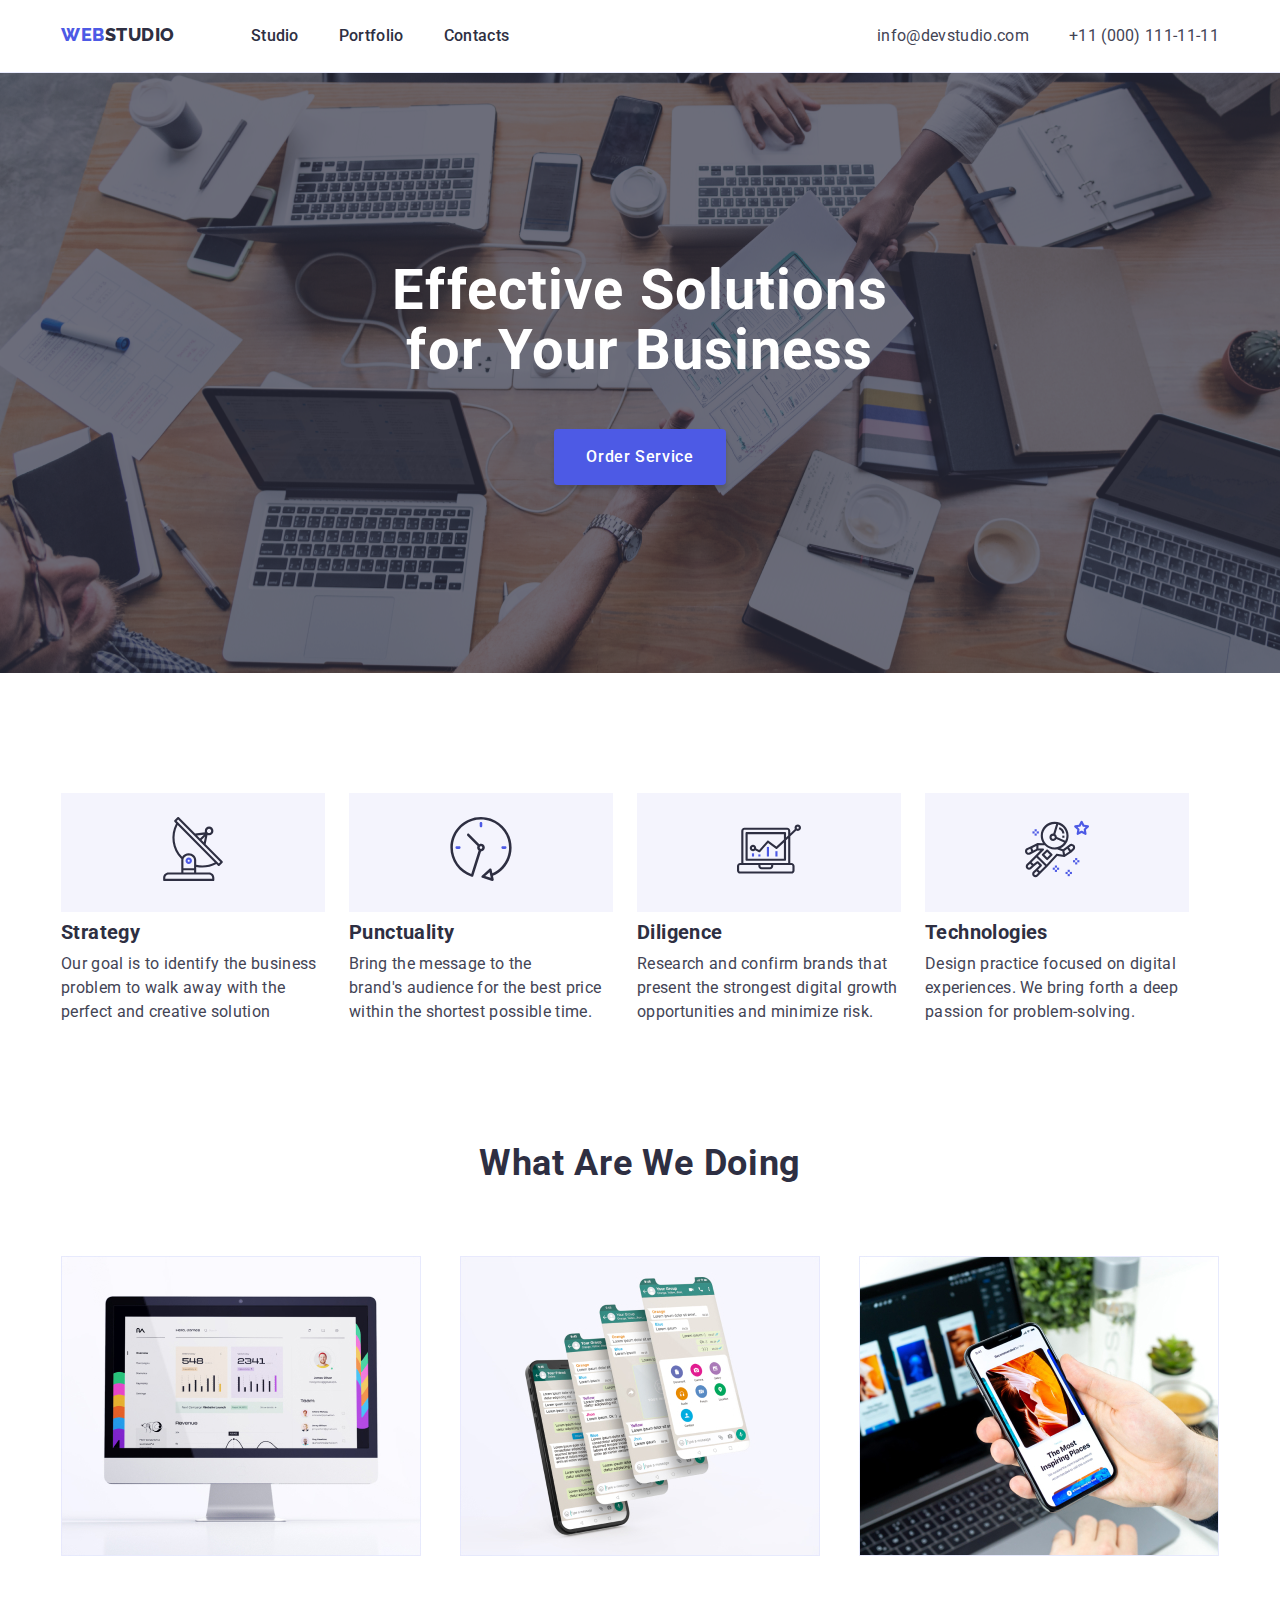
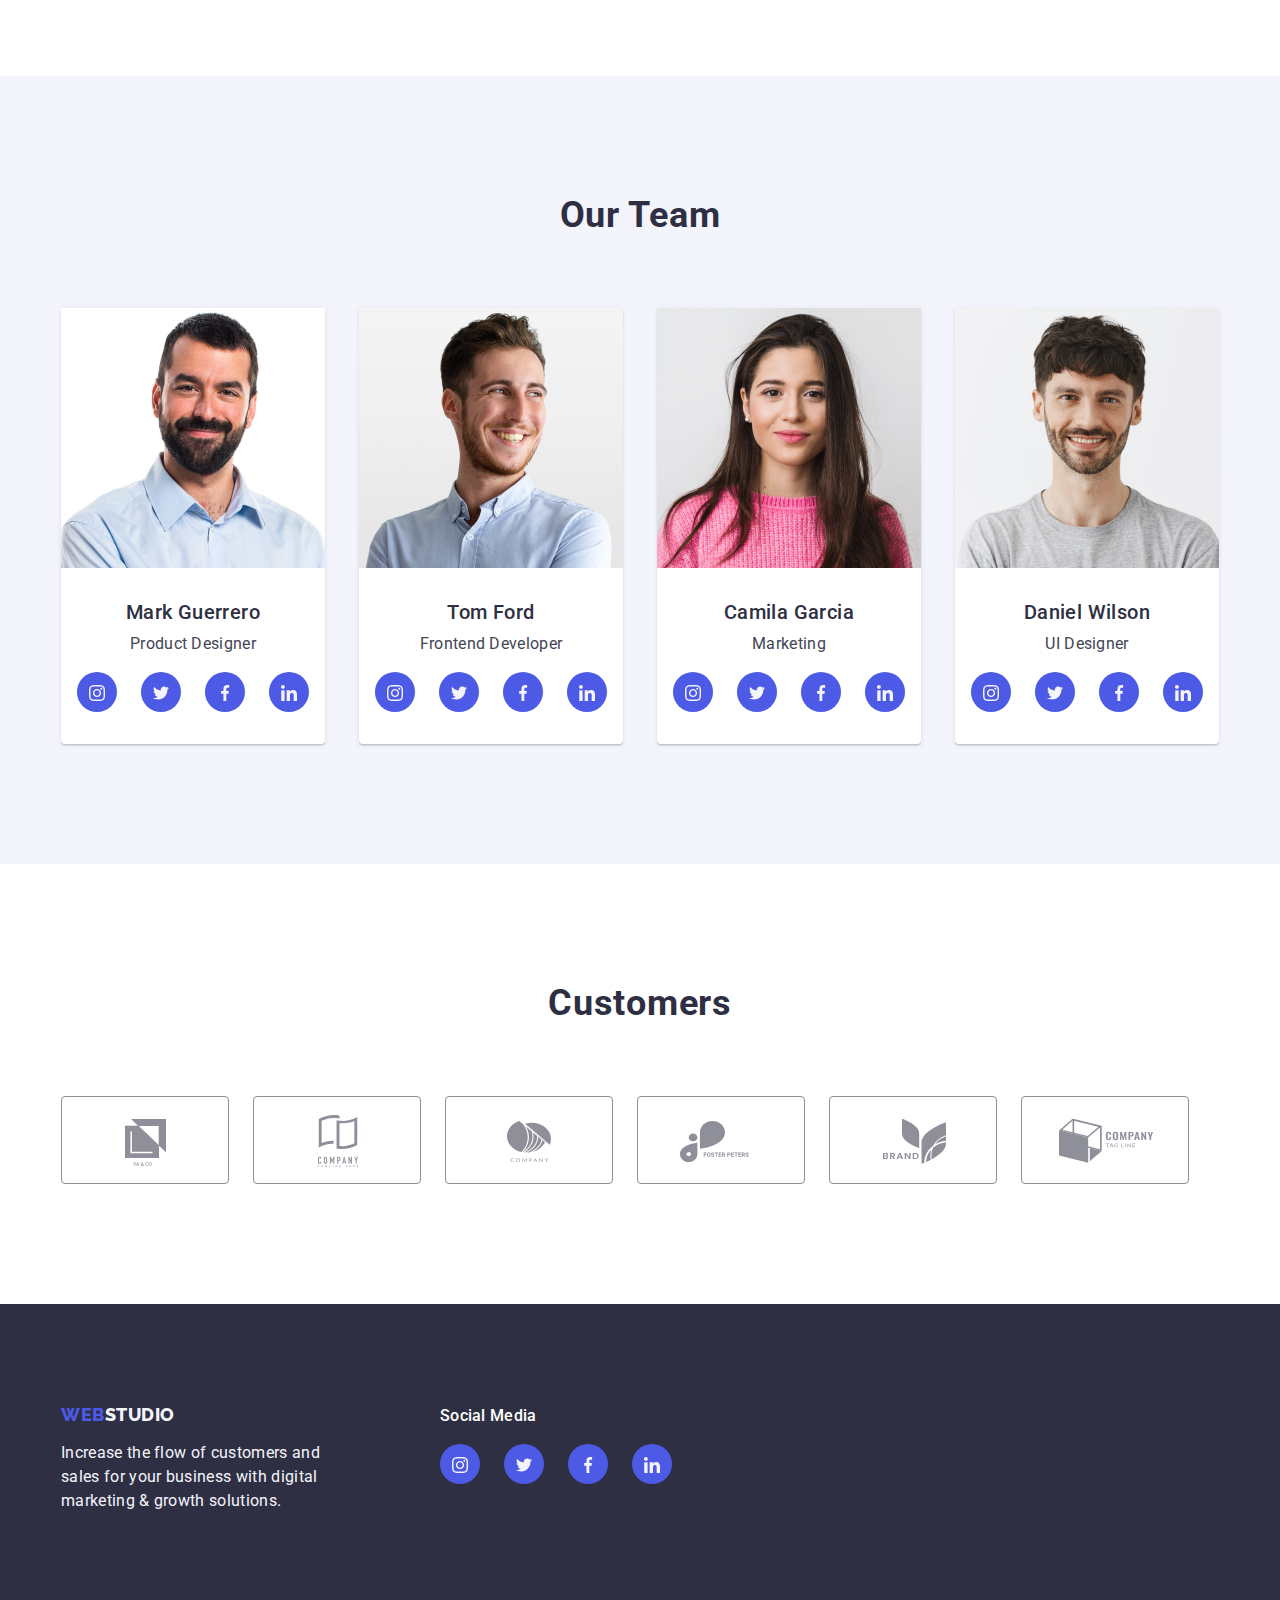
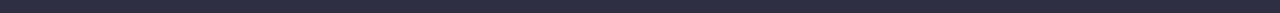
<file: index.html>
<!DOCTYPE html>
<html lang="en">
  <head>
    <title>GoIT Markup homework #4</title>
    <meta name="description" content="goit-markup-hw-04">
    <meta charset="utf-8">
    <link rel="stylesheet" href="css/styles.css">
    <link href="https://fonts.googleapis.com/css2?family=Open+Sans:wght@600&family=Roboto&display=swap" rel="stylesheet">
    <link href="https://fonts.googleapis.com/css2?family=Open+Sans:wght@600&family=Roboto:wght@400;500&display=swap" rel="stylesheet">
    <link href="https://fonts.googleapis.com/css2?family=Open+Sans:wght@600&family=Roboto:wght@400;500;700&display=swap" rel="stylesheet">
    <link href="https://fonts.googleapis.com/css2?family=Open+Sans:wght@600&family=Roboto:ital,wght@0,400;0,500;0,700;1,900&display=swap" rel="stylesheet">
    <link href="https://fonts.googleapis.com/css2?family=Open+Sans:wght@600&family=Raleway:wght@800&family=Roboto:ital,wght@0,400;0,500;0,700;1,900&display=swap" rel="stylesheet">

  </head>
  <body class="body">
    <!--header-section-->
    <header class="header">
      <div class="container main-header-container">
        <nav class="header-nav"> 
          <a class="header-nav-webstudio-logo" href="/"><span class="iris">Web</span><span class="navy-blue">Studio</span></a>
          <ul class="nav-lists">
            <li class="nav-lists-item"><a class="nav-link" href="/">Studio</a></li>
            <li class="nav-lists-item"><a class="nav-link" href="/goit-markup-hw-04/portfolio.html">Portfolio</a></li>
            <li class="nav-lists-item"><a class="nav-link" href="/">Contacts</a></li>
          </ul>
        </nav>
         <!--contact-info-->
        <address>
          <ul class="contact-info">
            <li class="contact-info-item"><a class="contact-info-link" href="mailto:info@devstudio.com">info@devstudio.com</a></li>
            <li class="contact-info-item"><a class="contact-info-link" href="tel:+110001111111">+11 (000) 111-11-11</a></li>
          </ul>
        </address>
      </div>
    </header>
      <!--main section-->
    <main class="main">
      <section class="hero">
        <div class="container container-section1">  
          <h1 class="hero-text">
            Effective Solutions <br>
            for Your Business
          </h1>
          <button class="hero-order-service-button" type="button" data-modal-open>Order Service</button>
        </div>
      </section>
      <section class="features">
        <div class="container container-section2">
          <h2 hidden>Features</h2>
          <ul class="feature-lists">
            <li class="feature-lists-item">
              <a href="#" class="feature-lists-item-icon">
                <svg class="feature-lists-item-icon-svg">
                  <use href="images/icons.svg#antenna-1"/>
                </svg>
              </a>
              <h3 class="feature-lists-item-text">Strategy</h3>
              <p class="feature-lists-item-description">
                Our goal is to identify the business <br>
                problem to walk away with the <br>
                perfect and creative solution
              </p>
            </li>
            <li class="feature-lists-item">
              <a href="#" class="feature-lists-item-icon">
                <svg class="feature-lists-item-icon-svg">
                  <use href="images/icons.svg#clock-1"/>
                </svg>
              </a>
              <h3 class="feature-lists-item-text">Punctuality</h3>
              <p class="feature-lists-item-description">
                Bring the message to the <br>
                brand's audience for the best price <br>
                within the shortest possible time.
              </p>
            </li>
            <li class="feature-lists-item">
              <a href="#" class="feature-lists-item-icon">
                <svg class="feature-lists-item-icon-svg">
                  <use href="images/icons.svg#diagram-1"/>
                </svg>
              </a>
              <h3 class="feature-lists-item-text">Diligence</h3>
              <p class="feature-lists-item-description">
                Research and confirm brands that <br>
                present the strongest digital growth <br>
                opportunities and minimize risk.
              </p>
            </li>
            <li class="feature-lists-item">
              <a href="#" class="feature-lists-item-icon">
                <svg class="feature-lists-item-icon-svg">
                  <use href="images/icons.svg#astronaut-1"/>
                </svg>
              </a>
              <h3 class="feature-lists-item-text">Technologies</h3>
              <p class="feature-lists-item-description">
                Design practice focused on digital <br>
                experiences. We bring forth a deep <br>
                passion for problem-solving.
              </p>
            </li>
          </ul>
        </div>
      </section>
      <section class="services">
        <div class="container container-section3">
          <h2 class="services-maintext">What Are We Doing</h2>
          <ul class="services-details-lists">
            <li class="services-details-lists-item"><img class="services-item-img" src="images/monitor.jpg" width="360" height="300" alt="Computer"></li>
            <li class="services-details-lists-item"><img class="services-item-img" src="images/mobile.jpg" width="360" height="300" alt="Mobile"></li>
            <li class="services-details-lists-item"><img class="services-item-img" src="images/mobile-user.jpg" width="360" height="300" alt="Mobile and user"></li>
          </ul>
        </div>
      </section>
      <section class="members">
        <div class="container container-section4">
          <h2 class="members-section-maintext" >Our Team</h2>
          <ul class="member-lists">
            <li class="member-lists-item">
              <img class="member-list-item-img" src="images/markguerrero.jpg" width="264" height="260" alt="Mark Guerrero">
              <div class="member-list-item-container">
                <h3 class="member-list-item-name" >Mark Guerrero</h3>
                <p class="member-list-item-position" >Product Designer</p>
                <ul class="member-list-contacts">
                  <li class="member-list-contacts-item">
                    <a href="#" class="member-list-contacts-item-link icon-instagram">
                      <svg class="member-item-icon">
                        <use href="images/icons.svg#instagram-2"/>
                      </svg>                     
                    </a>
                  </li>
                  <li class="member-list-contacts-item">
                    <a href="#" class="member-list-contacts-item-link icon-twitter">
                      <svg class="member-item-icon">
                        <use href="images/icons.svg#twitter-1"/>
                      </svg>
                    </a>
                  </li>
                  <li class="member-list-contacts-item">
                    <a href="#" class="member-list-contacts-item-link icon-facebook">
                      <svg class="member-item-icon">
                        <use href="images/icons.svg#facebook-1"/>
                      </svg>
                    </a>
                  </li>
                  <li class="member-list-contacts-item">
                    <a href="#" class="member-list-contacts-item-link icon-linkedin-2">
                      <svg class="member-item-icon">
                        <use href="images/icons.svg#linkedin-2" />
                      </svg>
                    </a>
                  </li>
                </ul>
              </div>  
            </li>
            <li class="member-lists-item">
              <img class="member-list-item-img" src="images/tomford.jpg" width="264" height="260" alt="Tom Ford">
              <div class="member-list-item-container">
                <h3 class="member-list-item-name">Tom Ford</h3>
                <p class="member-list-item-position">Frontend Developer</p>
                <ul class="member-list-contacts">
                  <li class="member-list-contacts-item">
                    <a href="#" class="member-list-contacts-item-link icon-instagram">
                      <svg class="member-item-icon">
                        <use href="images/icons.svg#instagram-2"/>
                      </svg>                     
                    </a>
                  </li>
                  <li class="member-list-contacts-item">
                    <a href="#" class="member-list-contacts-item-link icon-twitter">
                      <svg class="member-item-icon">
                        <use href="images/icons.svg#twitter-1"/>
                      </svg>
                    </a>
                  </li>
                  <li class="member-list-contacts-item">
                    <a href="#" class="member-list-contacts-item-link icon-facebook">
                      <svg class="member-item-icon">
                        <use href="images/icons.svg#facebook-1"/>
                      </svg>
                    </a>
                  </li>
                  <li class="member-list-contacts-item">
                    <a href="#" class="member-list-contacts-item-link icon-linkedin-2">
                      <svg class="member-item-icon">
                        <use href="images/icons.svg#linkedin-2" />
                      </svg>
                    </a>
                  </li>
                </ul>
              </div>  
            </li>
            <li class="member-lists-item">
              <img class="member-list-item-img" src="images/camilagarcia.jpg" width="264" height="260" alt="Camila Garcia">
              <div class="member-list-item-container">
                <h3 class="member-list-item-name" >Camila Garcia</h3>
                <p class="member-list-item-position" >Marketing</p>
                <ul class="member-list-contacts">
                  <li class="member-list-contacts-item">
                    <a href="#" class="member-list-contacts-item-link icon-instagram">
                      <svg class="member-item-icon">
                        <use href="images/icons.svg#instagram-2"/>
                      </svg>                     
                    </a>
                  </li>
                  <li class="member-list-contacts-item">
                    <a href="#" class="member-list-contacts-item-link icon-twitter">
                      <svg class="member-item-icon">
                        <use href="images/icons.svg#twitter-1"/>
                      </svg>
                    </a>
                  </li>
                  <li class="member-list-contacts-item">
                    <a href="#" class="member-list-contacts-item-link icon-facebook">
                      <svg class="member-item-icon">
                        <use href="images/icons.svg#facebook-1"/>
                      </svg>
                    </a>
                  </li>
                  <li class="member-list-contacts-item">
                    <a href="#" class="member-list-contacts-item-link icon-linkedin-2">
                      <svg class="member-item-icon">
                        <use href="images/icons.svg#linkedin-2" />
                      </svg>
                    </a>
                  </li>
                </ul>
              </div>  
            </li>
            <li class="member-lists-item">
              <img class="member-list-item-img" src="images/danielwilson.jpg" width="264" height="260" alt="Daniel Wilson">
              <div class="member-list-item-container">
                <h3 class="member-list-item-name">Daniel Wilson</h3>
                <p class="member-list-item-position">UI Designer</p>
                <ul class="member-list-contacts">
                  <li class="member-list-contacts-item">
                    <a href="#" class="member-list-contacts-item-link icon-instagram">
                      <svg class="member-item-icon">
                        <use href="images/icons.svg#instagram-2"/>
                      </svg>                     
                    </a>
                  </li>
                  <li class="member-list-contacts-item">
                    <a href="#" class="member-list-contacts-item-link icon-twitter">
                      <svg class="member-item-icon">
                        <use href="images/icons.svg#twitter-1"/>
                      </svg>
                    </a>
                  </li>
                  <li class="member-list-contacts-item">
                    <a href="#" class="member-list-contacts-item-link icon-facebook">
                      <svg class="member-item-icon">
                        <use href="images/icons.svg#facebook-1"/>
                      </svg>
                    </a>
                  </li>
                  <li class="member-list-contacts-item">
                    <a href="#" class="member-list-contacts-item-link icon-linkedin-2">
                      <svg class="member-item-icon">
                        <use href="images/icons.svg#linkedin-2" />
                      </svg>
                    </a>
                  </li>
                </ul>
              </div>  
            </li>
          </ul>
        </div>
      </section>
      <section class="customer">
        <div class="container container-customer">
          <span class="customer-maintext">Customers</span>
          <ul class="customer-list">
            <li class="customer-list-item">
              <a href="#" class="customer-list-item-link">
                <svg class="customer-icon">
                  <use href="images/icons.svg#logo-1" />
                </svg>
              </a>
            </li>
            <li class="customer-list-item">
              <a href="#" class="customer-list-item-link">
                <svg class="customer-icon">
                  <use href="images/icons.svg#logo-2" />
                </svg>
              </a>
            </li>
            <li class="customer-list-item">
              <a href="#" class="customer-list-item-link">
                <svg class="customer-icon">
                  <use href="images/icons.svg#logo-3" />
                </svg>
              </a>
            </li>
            <li class="customer-list-item">
              <a href="#" class="customer-list-item-link">
                <svg class="customer-icon">
                  <use href="images/icons.svg#vector" />
                </svg>
              </a>
            </li>
            <li class="customer-list-item">
              <a href="#" class="customer-list-item-link">
                <svg class="customer-icon">
                  <use href="images/icons.svg#logo-4" />
                </svg>
              </a>
            </li>
            <li class="customer-list-item">
              <a href="#" class="customer-list-item-link">
                <svg class="customer-icon">
                  <use href="images/icons.svg#logo-5" />
                </svg>
              </a>
            </li>
          </ul>
        </div>
      </section>
    </main>
    <footer class="footer">
      <div class="container container-footer">
        <div class="footer-container">
          <a class="footer-logo" href="/"><span class="iris">Web</span><span class="navy-blue-footer">Studio</span></a>
          <p class="footer-description">
            Increase the flow of customers and <br>
            sales for your business with digital <br>
            marketing & growth solutions.
          </p>
        </div>         
        <div class="footer-container">
          <span class="social-media-footer">Social Media</span>
            <ul class="member-list-contacts">
              <li class="footer-list-contacts-item">
                <a href="#" class="member-list-contacts-item-link icon-instagram">
                  <svg class="member-list-contacts-item-svg">
                    <use href="images/icons.svg#instagram-2"/>
                  </svg>                     
                </a>
              </li>
              <li class="footer-list-contacts-item">
                <a href="#" class="member-list-contacts-item-link icon-twitter">
                  <svg class="member-list-contacts-item-svg">
                    <use href="images/icons.svg#twitter-1"/>
                  </svg>
                </a>
              </li>
              <li class="footer-list-contacts-item">
                <a href="#" class="member-list-contacts-item-link icon-facebook">
                  <svg class="member-list-contacts-item-svg">
                    <use href="images/icons.svg#facebook-1"/>
                  </svg>
                </a>
              </li>
              <li class="footer-list-contacts-item">
                <a href="#" class="member-list-contacts-item-link icon-linkedin-2">
                  <svg class="member-list-contacts-item-svg">
                    <use href="images/icons.svg#linkedin-2" />
                  </svg>
                </a>
              </li>
            </ul>

        </div>                    
      </div>
    </footer>

    <div class="modal is-hidden" data-modal >
      <div class="modal-content">
        <button class="modal-close" data-modal-close>
          <a href="#" class="modal-close-item-link icon-close">
            <svg class="modal-close-item-svg">
              <use href="images/icons.svg#close" />
            </svg>
          </a>
        </button>
      </div>
    </div>
    <script src="js/modal.js"></script>
  </body>
</html>
</file>
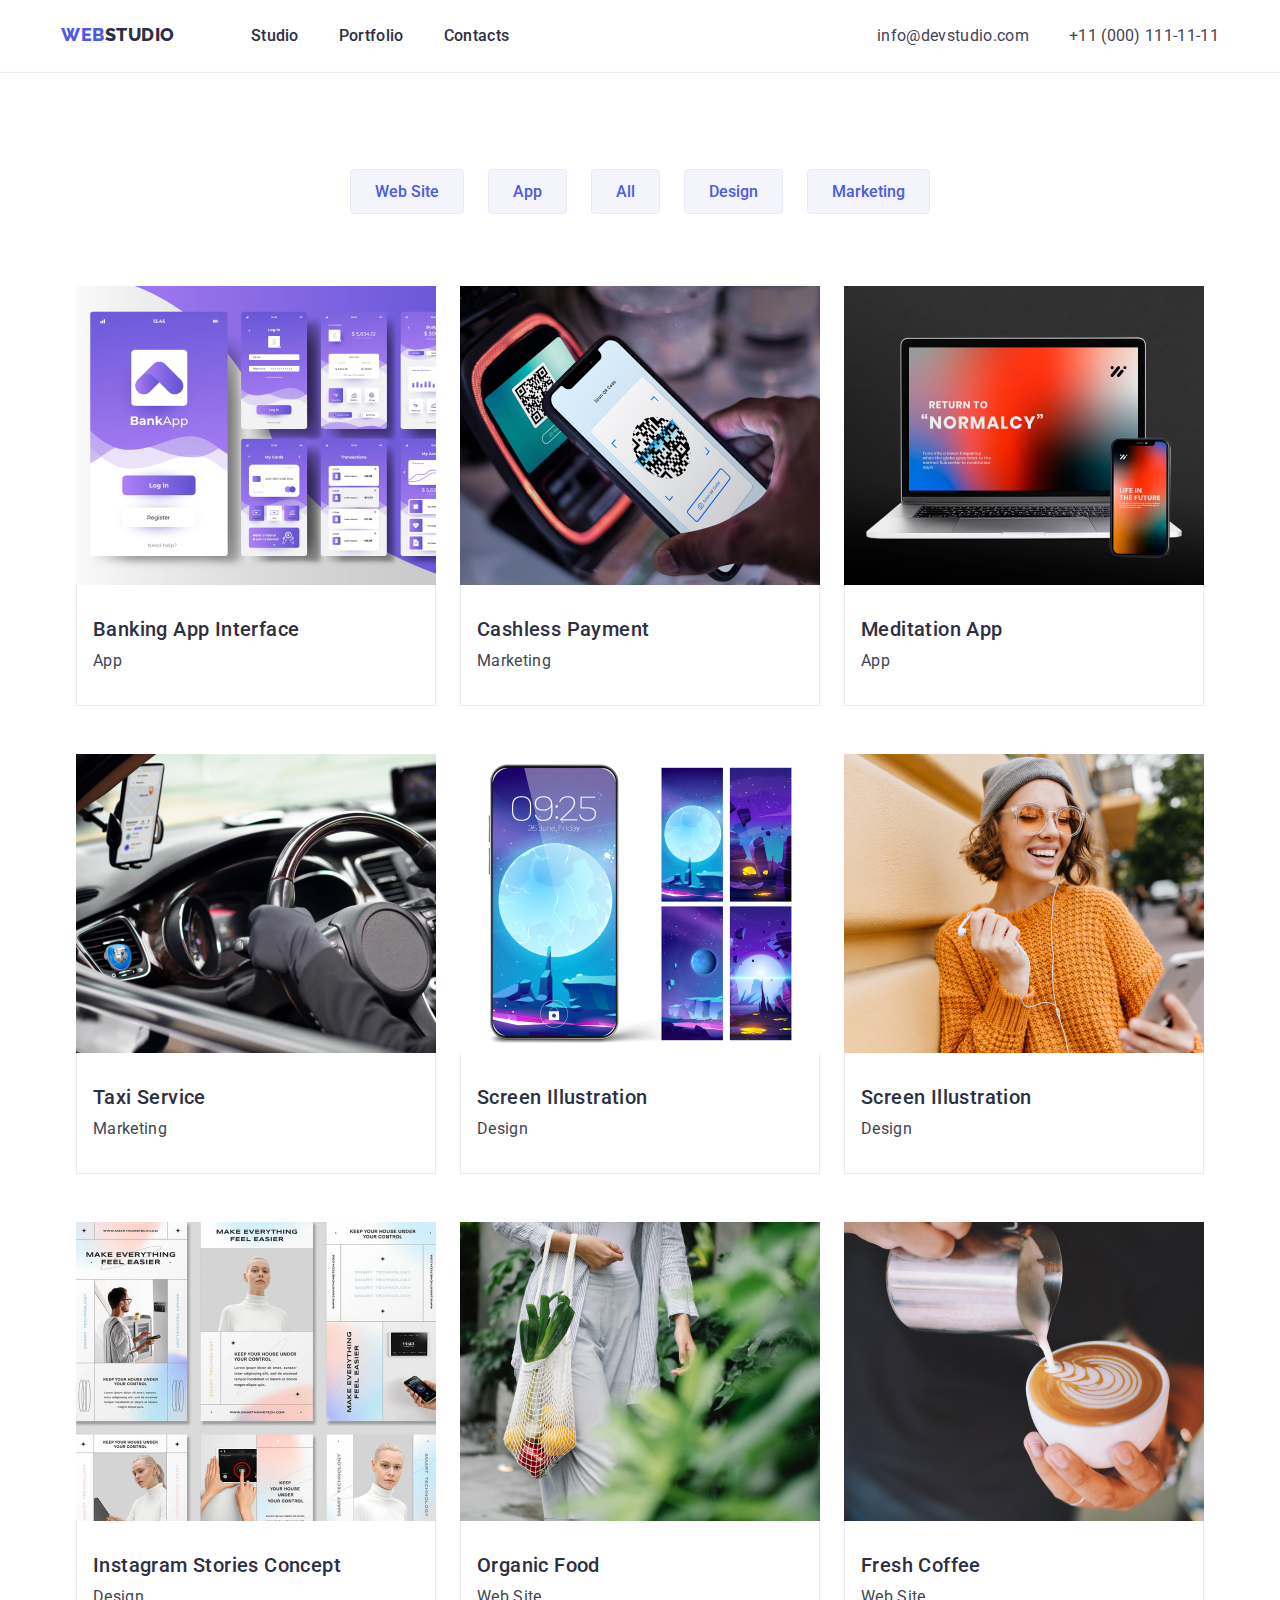
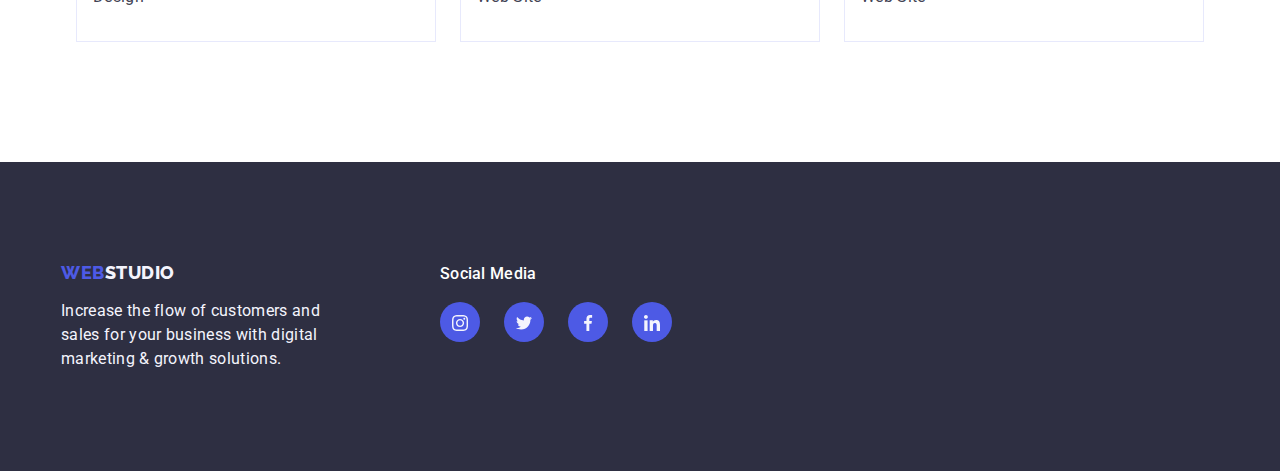
<file: portfolio.html>
<!DOCTYPE html>
<html lang="en">
  <head>
    <title>Homework #4</title>
    <meta name="description" content="Homework #4">
    <meta charset="utf-8">
    <link rel="stylesheet" href="css/styles.css">
    <link href="https://fonts.googleapis.com/css2?family=Open+Sans:wght@600&family=Roboto&display=swap" rel="stylesheet">
    <link href="https://fonts.googleapis.com/css2?family=Open+Sans:wght@600&family=Roboto:wght@400;500&display=swap" rel="stylesheet">
    <link href="https://fonts.googleapis.com/css2?family=Open+Sans:wght@600&family=Roboto:wght@400;500;700&display=swap" rel="stylesheet">
    <link href="https://fonts.googleapis.com/css2?family=Open+Sans:wght@600&family=Roboto:ital,wght@0,400;0,500;0,700;1,900&display=swap" rel="stylesheet">
    <link href="https://fonts.googleapis.com/css2?family=Open+Sans:wght@600&family=Raleway:wght@800&family=Roboto:ital,wght@0,400;0,500;0,700;1,900&display=swap" rel="stylesheet">
  </head>
  <body>
    <!--header section-->    
    <header class="header">
      <div class="container main-header-container">
        <nav class="header-nav"> 
          <a class="header-nav-webstudio-logo" href="/"><span class="iris">Web</span><span class="navy-blue">Studio</span></a>
          <ul class="nav-lists">
            <li class="nav-lists-item"><a class="nav-link" href="/">Studio</a></li>
            <li class="nav-lists-item"><a class="nav-link" href="/goit-markup-hw-04/portfolio.html">Portfolio</a></li>
            <li class="nav-lists-item"><a class="nav-link" href="/">Contacts</a></li>
          </ul>
        </nav>
         <!--contact-info-->
        <address>
          <ul class="contact-info">
            <li class="contact-info-item"><a class="contact-info-link" href="mailto:info@devstudio.com">info@devstudio.com</a></li>
            <li class="contact-info-item"><a class="contact-info-link" href="tel:+110001111111">+11 (000) 111-11-11</a></li>
          </ul>
        </address>
      </div>
    </header>
    <!--main-section-->
    <main class="main">
      <h2 hidden>Categories</h2>
        <section class="categories">
          <div class="container categories-container">
            <ul class="categories-list">
              <li class="categories-list-item"><button class="categories-button" type="button">Web Site</button></li>
              <li class="categories-list-item"><button class="categories-button" type="button">App</button></li>
              <li class="categories-list-item"><button class="categories-button" type="button">All</button></li>
              <li class="categories-list-item"><button class="categories-button" type="button">Design</button></li>
              <li class="categories-list-item"><button class="categories-button" type="button">Marketing</button></li>
            </ul>
          </div>
        </section>
        <section class="projects">
          <div class="container">
            <h2 hidden>All Services</h2>
            <ul class="projects-lists">
                <li class="projects-lists-item">
                  <figure class="projects-lists-item-figure">
                    <img class="projects-lists-item-img" src="images/banking-app-interface-concept.jpg" width="360" height="300" alt="Banking App Interface.img">
                    <figcaption class="project-lists-item-figcaption">
                      14 Stylish and User-Friendly App Design Concepts · Task Manager App · Calorie Tracker App · Exotic Fruit Ecommerce App · Cloud Storage App
                    </figcaption>
                  </figure>
                    <div class="projects-lists-item-container">
                      <h3 class="projects-lists-item-text">Banking App Interface</h3>
                      <p class="projects-lists-item-subtext">App</p>
                    </div>
                </li>
                <li class="projects-lists-item">
                  <figure class="projects-lists-item-figure">
                    <img class="projects-lists-item-img" src="images/cashless-payment.jpg" width="360" height="300" alt="Cashless Payment.img">
                    <figcaption class="project-lists-item-figcaption">
                      14 Stylish and User-Friendly App Design Concepts · Task Manager App · Calorie Tracker App · Exotic Fruit Ecommerce App · Cloud Storage App
                    </figcaption>
                  </figure>
                    <div class="projects-lists-item-container">
                      <h3 class="projects-lists-item-text">Cashless Payment</h3>
                      <p class="projects-lists-item-subtext">Marketing</p>
                    </div>
                </li>
                <li class="projects-lists-item">
                  <figure class="projects-lists-item-figure">
                    <img class="projects-lists-item-img" src="images/meditation-app.jpg" width="360" height="300" alt="Meditation App.img">
                    <figcaption class="project-lists-item-figcaption">
                      14 Stylish and User-Friendly App Design Concepts · Task Manager App · Calorie Tracker App · Exotic Fruit Ecommerce App · Cloud Storage App
                    </figcaption>
                  </figure>
                    <div class="projects-lists-item-container">
                      <h3 class="projects-lists-item-text">Meditation App</h3>
                      <p class="projects-lists-item-subtext">App</p>
                    </div>
                </li>             
                <li class="projects-lists-item">
                  <figure class="projects-lists-item-figure">
                    <img class="projects-lists-item-img" src="images/taxi-service.jpg" width="360" height="300" alt="Taxi Service.img">
                    <figcaption class="project-lists-item-figcaption">
                      14 Stylish and User-Friendly App Design Concepts · Task Manager App · Calorie Tracker App · Exotic Fruit Ecommerce App · Cloud Storage App
                    </figcaption>
                  </figure>
                    <div class="projects-lists-item-container">
                      <h3 class="projects-lists-item-text"> Taxi Service</h3>
                      <p class="projects-lists-item-subtext">Marketing</p>
                    </div>
                </li>
                <li class="projects-lists-item">
                  <figure class="projects-lists-item-figure">
                    <img class="projects-lists-item-img" src="images/screen-illustrations.jpg" width="360" height="300" alt="Screen Illustration.img">
                    <figcaption class="project-lists-item-figcaption">
                      14 Stylish and User-Friendly App Design Concepts · Task Manager App · Calorie Tracker App · Exotic Fruit Ecommerce App · Cloud Storage App
                    </figcaption>
                  </figure>
                    <div class="projects-lists-item-container">
                      <h3 class="projects-lists-item-text">Screen Illustration</h3>
                      <p class="projects-lists-item-subtext">Design</p>
                    </div>
                </li>
                <li class="projects-lists-item">
                  <figure class="projects-lists-item-figure">
                    <img class="projects-lists-item-img" src="images/online-courses.jpg" width="360" height="300" alt="Online Courses.img">
                    <figcaption class="project-lists-item-figcaption">
                      14 Stylish and User-Friendly App Design Concepts · Task Manager App · Calorie Tracker App · Exotic Fruit Ecommerce App · Cloud Storage App
                    </figcaption>
                  </figure>
                    <div class="projects-lists-item-container">
                      <h3 class="projects-lists-item-text">Screen Illustration</h3>
                      <p class="projects-lists-item-subtext">Design</p>
                    </div>
                </li>              
                <li class="projects-lists-item">
                  <figure class="projects-lists-item-figure">
                    <img class="projects-lists-item-img" src="images/instagram-stories-concept.jpg" width="360" height="300" alt="Instagram Stories Concept.img">
                    <figcaption class="project-lists-item-figcaption">
                      14 Stylish and User-Friendly App Design Concepts · Task Manager App · Calorie Tracker App · Exotic Fruit Ecommerce App · Cloud Storage App
                    </figcaption>
                  </figure>
                    <div class="projects-lists-item-container">
                      <h3 class="projects-lists-item-text">Instagram Stories Concept</h3>
                      <p class="projects-lists-item-subtext">Design</p>                    
                    </div>
                </li>
                <li class="projects-lists-item">
                  <figure class="projects-lists-item-figure">
                    <img class="projects-lists-item-img" src="images/organic-food.jpg" width="360" height="300" alt="Organic Food.img">
                    <figcaption class="project-lists-item-figcaption">
                      14 Stylish and User-Friendly App Design Concepts · Task Manager App · Calorie Tracker App · Exotic Fruit Ecommerce App · Cloud Storage App
                    </figcaption>
                  </figure>
                    <div class="projects-lists-item-container">
                      <h3 class="projects-lists-item-text">Organic Food</h3>
                      <p class="projects-lists-item-subtext">Web Site</p>                    
                    </div>
                </li>
                <li class="projects-lists-item">
                  <figure class="projects-lists-item-figure">
                    <img class="projects-lists-item-img" src="images/fresh-coffee.jpg" width="360" height="300" alt="Fresh Coffee.img">
                    <figcaption class="project-lists-item-figcaption">
                      14 Stylish and User-Friendly App Design Concepts · Task Manager App · Calorie Tracker App · Exotic Fruit Ecommerce App · Cloud Storage App
                    </figcaption>
                  </figure>
                    <div class="projects-lists-item-container">
                      <h3 class="projects-lists-item-text">Fresh Coffee</h3>
                      <p class="projects-lists-item-subtext">Web Site</p>
                    </div>
                </li>
            </ul>
          </div>
        </section>
    </main>
    <footer class="footer">
      <div class="container container-footer">
        <div class="footer-container">
          <a class="footer-logo" href="/"><span class="iris">Web</span><span class="navy-blue-footer">Studio</span></a>
          <p class="footer-description">
            Increase the flow of customers and <br>
            sales for your business with digital <br>
            marketing & growth solutions.
          </p>
        </div>         
        <div class="footer-container">
          <span class="social-media-footer">Social Media</span>
            <ul class="member-list-contacts">
              <li class="footer-list-contacts-item">
                <a href="#" class="member-list-contacts-item-link icon-instagram">
                  <svg class="member-list-contacts-item-svg">
                    <use href="images/icons.svg#instagram-2"/>
                  </svg>                     
                </a>
              </li>
              <li class="footer-list-contacts-item">
                <a href="#" class="member-list-contacts-item-link icon-twitter">
                  <svg class="member-list-contacts-item-svg">
                    <use href="images/icons.svg#twitter-1"/>
                  </svg>
                </a>
              </li>
              <li class="footer-list-contacts-item">
                <a href="#" class="member-list-contacts-item-link icon-facebook">
                  <svg class="member-list-contacts-item-svg">
                    <use href="images/icons.svg#facebook-1"/>
                  </svg>
                </a>
              </li>
              <li class="footer-list-contacts-item">
                <a href="#" class="member-list-contacts-item-link icon-linkedin-2">
                  <svg class="member-list-contacts-item-svg">
                    <use href="images/icons.svg#linkedin-2" />
                  </svg>
                </a>
              </li>
            </ul>

        </div>                    
      </div>
    </footer>
  </body>
 </html>
</file>
<file: css/styles.css>
* {
    margin: 0;
    padding: 0;
    box-sizing: border-box;
}
  body {
    font-family: 'Roboto', sans-serif;
    font-size: 16px;
    font-style: normal;
    line-height: 24px;
    letter-spacing: 0.32px;
}
  img {
    display: block;
    width: 100%;
    height: auto;
  }
  h1,
  h2,
  h3,
  h4,
  h5,
  h6,
  p,
  ul {
    margin: 0;
    padding: 0;
  }
  figure {
    margin: 0;
  }
  :root {
    --iris: #4D5AE5;
    --navyblue: #2E2F42;
    --black: black;
    --ocean: #404BBF;
    --white: #FFFFFF;
    --slate: #434455;
    --cornflower: #E7E9FC;
    --cloud: #F4F4FD;
    --green: #31D0AA;
    --lightslate: #8E8F99;
    --navybluemodal: #2E2F42;
    --grey: #2E2F42;
    --dairy: #FCFCFC;
    --transition-duration: 250ms;
  }
.iris {
    color: var(--iris);
    font-size: 18px;
    font-weight: 800;
    line-height: 1.17em;
    letter-spacing: 0.54px;
    text-transform: uppercase;
    font-family: Raleway;
    width: 44px;
}
ul {
    list-style-type: none;
}
.navy-blue {
    color: var(--navyblue);
    font-size: 18px;
    font-weight: 800;
    line-height: 1.17em;
    letter-spacing: 0.54px;
    text-transform: uppercase;
    font-family: Raleway;
    width: 71px;
}
.navy-blue-footer {
    font-family: Raleway;
    font-size: 18px;
    font-weight: 800;
    line-height: 1.17em;
    letter-spacing: 0.54px;
    text-transform: uppercase;
    color: var(--cloud);
}
.header-nav-webstudio-logo {
    text-decoration: none;
    align-items: center;
} 
.nav-lists-item {
    display: inline-flex;
    position: relative;
}
.nav-lists-item:hover .nav-link {
    color: var(--ocean);
}
.nav-lists-item:hover .nav-link::after {
    width: 100%;
}
.nav-lists {
    display: inline-flex;
    align-items: flex-start;
    gap: 40px;
}
.header-nav-webstudio-logo {
    margin-right: 76px;
}
.contact-info-item {
    display: inline-flex;
}
.contact-info {
    display: inline-flex;
    gap: 40px;
}
.header-nav {
    display: inline-flex;
}
.header {
    padding: 24px 0;
    border-bottom: 1px solid var(--cornflower);
}
.main-header-container {
    display: inline-flex;
    display: flex;
    justify-content: space-between;
}
.feature-lists-item-icon {
    width: 264px;
    fill: var(--black);
    padding: 24px 100px;
    background-color: var(--cloud);
}
.container {
    width: 1158px;
    margin: 0 auto;
}
address {
    display: inline-flex;  
}
address {
    font-style: normal;
}
.projects-lists {
    display: flex;
    flex-wrap: wrap;
    column-gap: 24px;
    row-gap: 48px;
    justify-content: center;
}
.projects {
    padding-bottom: 120px;
}
.projects-lists-item-container {
     padding: 32px 16px;
     width: 100%;
}
button {
    font-family:inherit;
    border: unset;
    outline: none;
    cursor: pointer;
}
.hero-order-service-button {
    text-align: center;
    display: inline-flex;
    align-items: center;

}
.container-section2 {
    display: flex;
    padding: 120px 0;
    justify-content: space-between;
}
.member-list-item-container {
    padding: 32px 0px;
}
.member-item-icon {
    width: 16px;
    height: 16px;
}
.feature-lists {
    display: flex;
    flex-direction: row;
    gap: 24px;
}
.services-details-lists {
    display: flex;
    gap: 24px;
    justify-content: space-between;
}
.services {
    padding-bottom: 120px;
}
.member-list-contacts-item {
    display: inline-block;
    width: 40px;
    height: 40px;
    background-color: var(--iris);
    border-radius: 200px;
    padding: 12px;
}
.footer-list-contacts-item {
    display: inline-block;
    width: 40px;
    height: 40px;
    background-color: var(--iris);
    border-radius: 200px;
    padding: 12px;
   
}
.member-list-contacts-item-svg {
    width: 16px;
    height: 16px;
}
.member-list-contacts-item:hover {
    background-color: var(--ocean);
}
.footer-list-contacts-item:hover {
    background-color: var(--green);
}
.member-list-contacts-item-link {
    width: 100%;
    display: block;
}
.member-list-contacts {
    display: flex;
    gap: 24px;
    justify-content: center;
    margin-top: 16px;
}
.customer-list {
    display: inline-flex;
    justify-content: center;
    align-items: center;
    gap: 24px;
}
.customer-list-item-link {
    display: flex;
    width: 100%;
    height: 100%;
    justify-content: center;
    align-items: center;
    color: var(--lightslate);
    transition: color 250ms cubic-bezier(0.4, 0, 0.2, 1)
}
.customer-list-item {
    border-radius: 4px;
    border: 1px solid var(--lightslate);
    width: 168px;
    height: 88px;
    display: block;
    transition: border 250ms cubic-bezier(0.4, 0, 0.2, 1);
}
.customer-list-item:hover {
    border-color: var(--ocean);
}
.customer-list-item:hover .customer-list-item-link {
    color: var(--ocean);
}
.customer-icon {
    width: 104px;
    height: 56px;
    fill: currentColor;
}
.customer-maintext {
    font-size: 36px;
    font-weight: 700;
    line-height: 111.111%;
    letter-spacing: 0.72px;
    color: var(--navyblue);
    text-align: center;
    align-items: center;
    justify-content: center;
    display: flex;
    margin-bottom: 72px;
}
.customer {
    padding: 120px 0;
}
.social-media-footer {
    font-size: 16px;
    font-style: normal;
    font-weight: 500;
    line-height: 150%;
    letter-spacing: 0.32px;
    font-family: Roboto;
    color: var(--white);
}
.container-footer {
    display: flex;
    gap: 120px;
}
.members-section-maintext {
    text-align: center;
    margin-bottom: 72px;
}
.member-lists {
    display: flex;
    justify-content: space-between;
}
.member-lists-item {
    display: flex;
    flex-direction: column;
    height: 100%;
}
.member-lists-item {
    background: var(--white);
    box-shadow: 0px 2px 1px 0px rgba(46, 47, 66, 0.08), 0px 1px 1px 0px rgba(46, 47, 66, 0.16), 0px 1px 6px 0px rgba(46, 47, 66, 0.08);
    border-radius: 0px 0px 4px 4px;
}
.member-list-item-name, .member-list-item-position {
    background-color: var(--white);
}
.member-list-item-name {
    margin-bottom: 8px;
}
.services-maintext {
    margin-bottom: 72px;
}
.categories-list {
    display: flex;
    justify-content: center;
    gap: 24px;
}
.categories {
    padding: 96px 0 72px;
}
.footer-description {
    display: block;
}
.feature-lists-item {
    width: 264px;
    flex-direction: column;
    align-items: flex-start;
    display: flex;
    gap: 8px;
}
.feature-lists-item-icon-svg {
    width: 64px;
    height: 64px;
}
.footer-logo {
    text-decoration: none;
}
.nav-link:hover , .contact-info-link:hover {
    color: var(--ocean);
}
.nav-link:focus, .contact-info-link:focus {
    color: var(--ocean);
}
.hero-order-service-button:hover {
    background-color: var(--ocean);
    color: var(--white);
}
.categories-button:hover {
    color: var(--white);
    background: var(--ocean);
    box-shadow: 0px 2px 2px 0px rgba(0, 0, 0, 0.12), 0px 2px 1px 0px rgba(0, 0, 0, 0.08), 0px 3px 1px 0px rgba(0, 0, 0, 0.10);
    border-color: var(--ocean);
}
.hero-order-service-button:focus {
    background-color: var(--ocean);
    cursor: pointer;
    color: var(--white);
}
.categories-button:focus {
    font-size: 16px;
    font-weight: 500;
    line-height: 1.5em
    letter-spacing: 0.64px;
    text-align: center;
    color: var(--white);
    display: flex;
    align-items: flex-start;
    background: var(--ocean);
    box-shadow: 0px 2px 2px 0px rgba(0, 0, 0, 0.12), 0px 2px 1px 0px rgba(0, 0, 0, 0.08), 0px 3px 1px 0px rgba(0, 0, 0, 0.10);
    padding: 12px 24px;
}
.hero-text {
    color: var(--white);
    text-align: center;
    font-size: 56px;
    line-height: 1.07em;
    letter-spacing: 1.12px;
    margin-bottom: 48px;
}
.hero {
    background-image: url(../images/hero-background.jpg);
    padding: 188px 0;
    flex-shrink: 0;
    box-shadow: inset 0 0 0 5000px rgba(46, 47, 66, 0.7);
}
.nav-link {
    text-decoration: none;
    color: var(--navyblue);
    font-size: 16px;
    font-weight: 500;
    line-height: 1.5em;
    letter-spacing: 0.32px;
}
.nav-link::after {
    content:'';
    height: 4px;
    width: 0;
    background-color: var(--ocean);
    border-radius: 2px;
    position: absolute;
    left: 0px;
    bottom: -25px;

}
.nav-lists, .contact-info-link {
    list-style: none;
}
.contact-info-link {
    color: var(--slate);
    font-size: 16px;
    line-height: 1.5em;
    letter-spacing: 0.32px;
    text-decoration: none;
}
.hero-order-service-button {
    background-color: var(--iris);
    display: flex;
    align-items: center;
    gap: 10px;
    padding: 16px 32px;
    border-radius: 4px;
    box-shadow: 0px 4px 4px 0px rgba(0, 0, 0, 0.15);
    font-weight: 500;
    line-height: 1.5em;
    letter-spacing: 0.64px;
    font-size: 16px;
    color: var(--white);
    margin:auto
}

.feature-lists-item-text {
    display: flex;
    flex-direction: column;
    align-items: flex-start;
    width: 264px;
    color: var(--navyblue);
    font-size: 20px;
    line-height: 120%;
    letter-spacing: 0.4px;
}
.feature-lists-item-description {
    width: 264px;
    font-size: 16px;
    line-height: 1.5em;
    letter-spacing: 0.32px;
    color: var(--slate);
}
.feature-lists {
    list-style: none;
}
.services-maintext {
    line-height: 1.11em;
    letter-spacing: 0.72px;
    text-transform: capitalize;
    font-size: 36px;
    text-align: center;
    color: var(--navyblue);
}
.services-details-lists li {
    width: 360px;
    list-style: none
}
.members {
    background-color: var(--cloud);
    padding: 120px 0;
}
.member-lists {
    list-style: none;
}
.mark-guerrero-img, .tom-ford-img, .camila-garcia-img, .daniel-wilson-img {
    width: 264px;
}
.member-list-item-name {
    color: var(--navyblue);
    text-align: center;
    font-weight: 500;
    line-height: 1.2em;
    letter-spacing: 0.4px;
    font-size: 20px;
}
.member-list-item-position {
    color: var(--slate);
    text-align: center;
    line-height: 1.5em;
    letter-spacing: 0.32px;
    font-size: 16px;
    margin-bottom: 8px;
}
footer {
    background-color: var(--navyblue);
    flex-shrink: 0;
}
.footer-description {
    color: var(--cloud);
    line-height: 1.5em;
    letter-spacing: 0.32px;
    font-size: 16px;
}
.footer {
    padding: 100px 0;
}
.footer-logo {
    color: var(--white);
    font-family: Raleway;
    font-weight: 800;
    line-height: 1.17em;
    letter-spacing: 0.54px;
    text-transform: uppercase;
    font-size: 18px;
    display: block;
    align-items:center;
    margin-bottom: 16px;
}

.members-section-maintext {
    color: var(--navyblue);
    text-align: center;
    line-height: 1.11em;
    letter-spacing: 0.72px;
    text-transform: capitalize;
    font-size: 36px;
}
.categories-button {
    text-align: center;
    font-size: 16px;
    font-weight: 500;
    line-height: 1.5em
    letter-spacing: 0.64px;
    color: var(--iris);
    padding: 12px 24px;
    justify-content: center;
    align-items: center;
    border-radius: 4px;
    border: 1px solid var(--cornflower);
    background: var(--cloud);
    display: flex;
}
.projects-lists-item-text {
    color: var(--navyblue);
    font-weight: 500;
    line-height: 1.2em;
    letter-spacing: 0.4px;
    font-size: 20px;
    margin-bottom: 8px;
}
.projects-lists-item-subtext {
    color: var(--slate);
    line-height: 1.5em;
    letter-spacing: 0.32px;
    font-size: 16px;
}
.projects-lists-item {
    width: 360px;
    height: 420px;
    flex-direction: column;
    align-items: flex-start;
    flex-shrink: 0;
    display: flex;
    border-radius: 0px 0px 4px 4px;
 Show 3 more colors

 Ellipse
 Component instance

 Ellipse
 Component instance

 Ellipse
 Component instance

 img
 Image · 2,000 x 1,335
 box-shadow: 0px 2px 1px 0px rgba(46, 47, 66, 0.08), 0px 1px 1px 0px rgba(46, 47, 66, 0.16), 0px 1px 6px 0px rgba(46, 47, 66, 0.08);
 transition: box-shadow var(--transition-duration);
}
.projects-lists-item-figure {
    position: relative;
    overflow: hidden;
    width: 100%;
    height: 300px;   
}
.projects-lists-item:hover figcaption {
    transform: translateY(0);

}
.project-lists-item-figcaption {
    position: absolute;
    top: 0px;
    left: 0px;
    width: 100%;
    height: 100%;
    background-color: rgba(77, 90, 229, 1);
    padding: 0px 24px;
    color: var(--cloud);
    text-align: left;
    display: flex;
    align-items: center;
    font-family: Roboto;
    font-style: normal;
    font-weight: 400;
    line-height: 150%;
    letter-spacing: 0.32px;
    font-size: 16px;
    transition: transform var(--transition-duration) cubic-bezier(0.4, 0, 0.2, 1);
    transform: translateY(100%);
    will-change: transform;
}
.projects-lists-item-container {
    border-right: 1px solid var(--cornflower);
    border-left: 1px solid var(--cornflower);
    border-bottom: 1px solid var(--cornflower);
    background: var(--white);
}
.projects-lists-item:hover {
    box-shadow: box-shadow: 0px 2px 1px 0px rgba(46, 47, 66, 0.08), 0px 1px 1px 0px rgba(46, 47, 66, 0.16), 0px 1px 6px 0px rgba(46, 47, 66, 0.08);
}
.projects-lists-item-container:hover {
    box-shadow: 0px 2px 1px 0px rgba(46, 47, 66, 0.08), 0px 1px 1px 0px rgba(46, 47, 66, 0.16), 0px 1px 6px 0px rgba(46, 47, 66, 0.08);
}
.projects-lists-item-img {
    width: 100%;
    height: 300px;
    flex-shrink: 0;
    display: block;
    object-fit: cover;
    object-position: center;
}
.modal {
    background-color: var(--NAVY-BLUE-modal, rgba(46, 47, 66, 0.40));
    position: fixed;
    top: 0;
    left: 0;
    width: 100%;
    height: 100%;
    display: flex;
    justify-content: center;
    align-items: center;
    opacity: 1;
    pointer-events: auto;
    /* transition: visibility var(--transition-duration); */
    transition-property: visibility, opacity;
    transition-duration: var(--transition-duration);

}
.modal-content {
    width: 408px;
    height: 584px;
    background: var(--dairy);
    box-shadow: 0px 2px 1px 0px rgba(0, 0, 0, 0.20), 0px 1px 3px 0px rgba(0, 0, 0, 0.12), 0px 1px 1px 0px rgba(0, 0, 0, 0.14);
    border-radius: 4px;
    position: relative;
    transform: none;
    transition: transform var(--transition-duration);
}
.modal.modal.is-hidden.modal-content {
    transform: translateY(20px);

}
.modal-close {
    width: 24px;
    height: 24px;
    position: absolute;
    top: 24px;
    right: 24px;
    border-radius: 10px;
}
.modal-close-item-svg {
    width: 100%;
    height: 100%;
}
.modal.is-hidden {
    visibility: hidden;
    opacity: 0;
    pointer-events: none;
}
</file>
